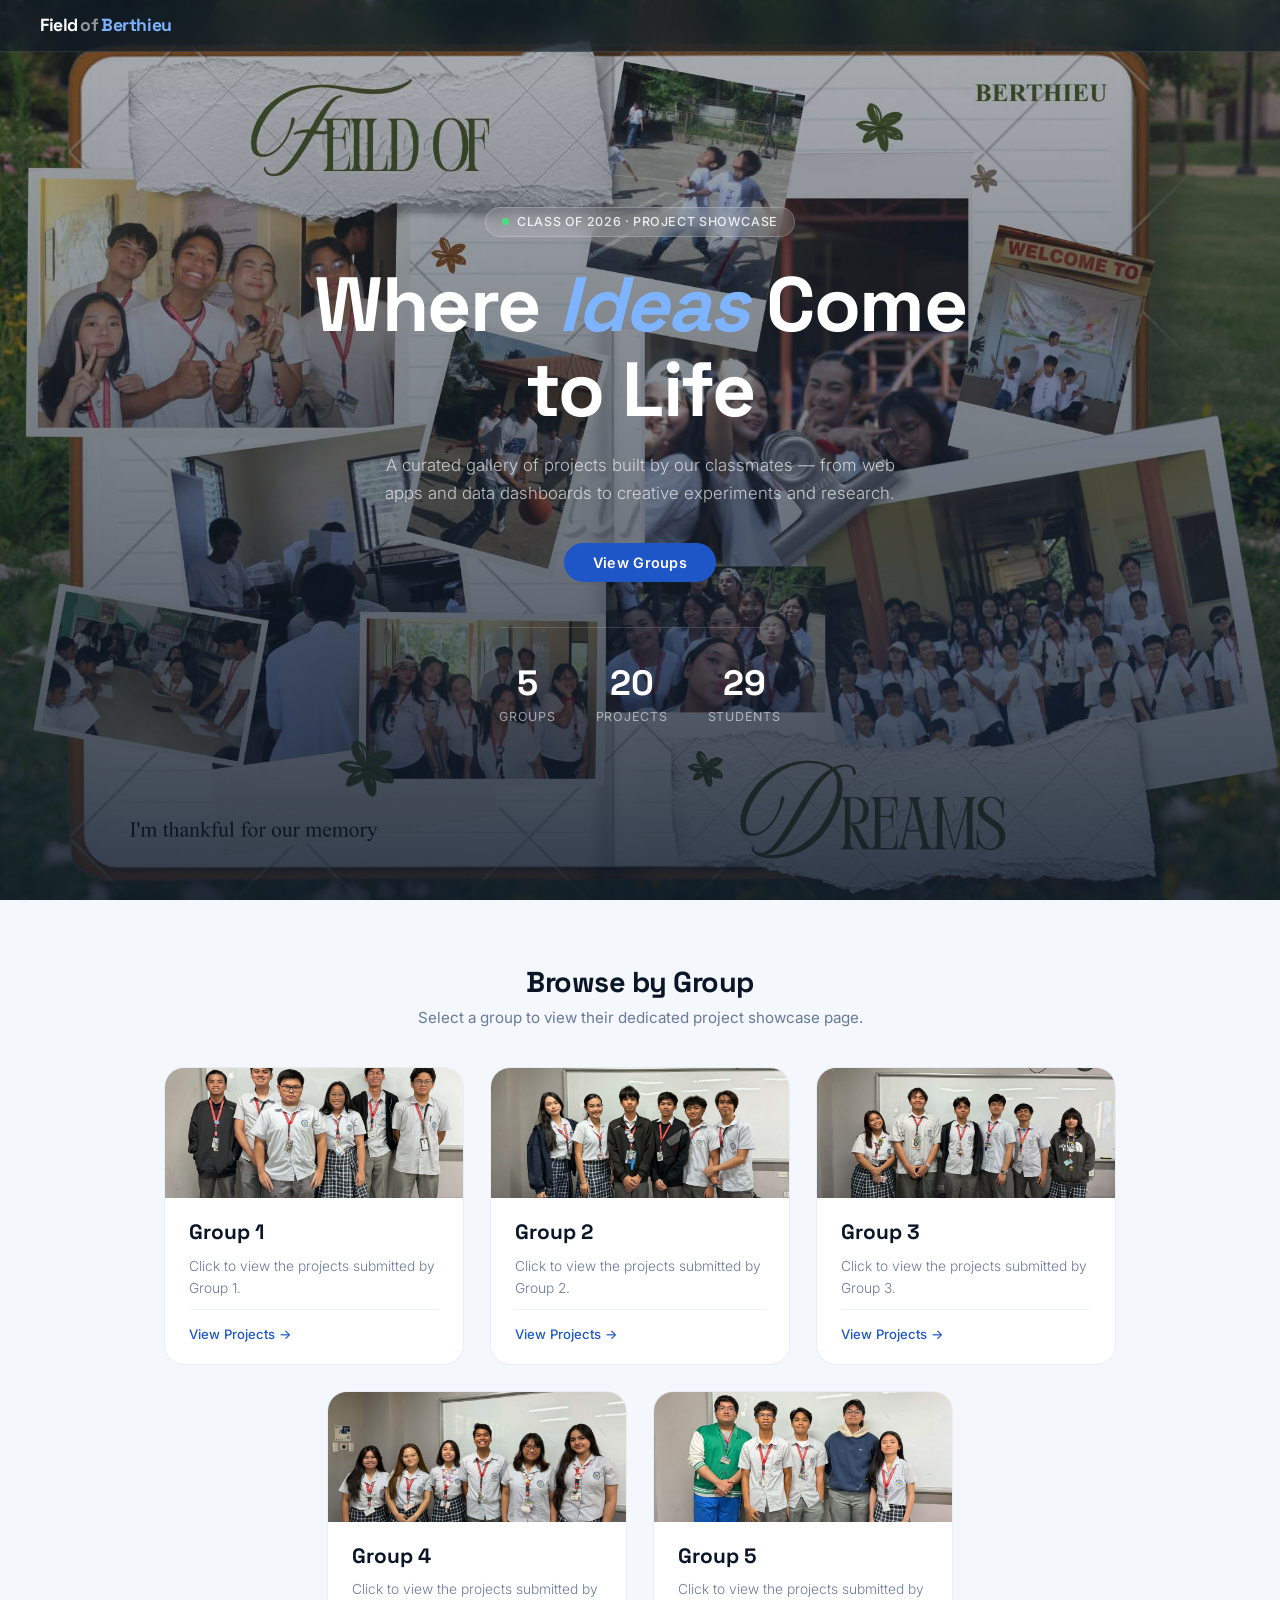
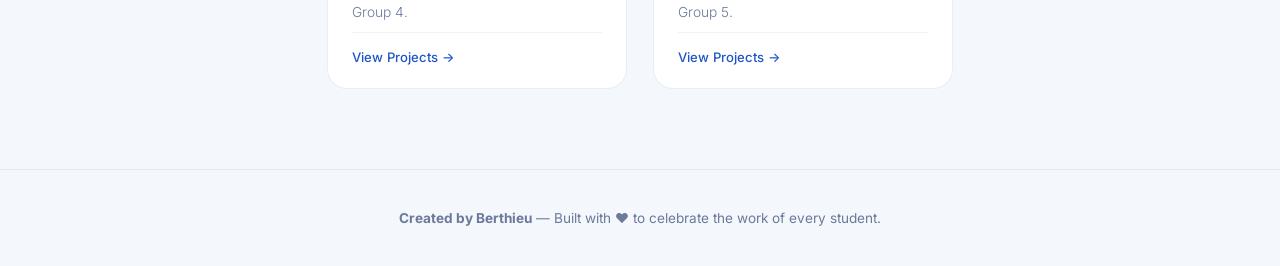
<file: showcasewebsite/index.html>
<!DOCTYPE html>
<html lang="en">
<head>
  <meta charset="UTF-8" />
  <meta name="viewport" content="width=device-width, initial-scale=1.0"/>
  <title>Field of Berthieu — Class Showcase</title>
  <link href="https://fonts.googleapis.com/css2?family=Space+Grotesk:wght@400;500;600;700;800&family=Inter:wght@300;400;500;600&display=swap" rel="stylesheet"/>
  <style>
    :root {
      --blue-deep: #0a1628;
      --blue-brand: #1e56c7;
      --text-muted: #6b7a9a;
    }
    *, *::before, *::after { box-sizing: border-box; margin: 0; padding: 0; }
    body { font-family: 'Inter', sans-serif; background: #f4f7fb; color: var(--blue-deep); }

    /* ─── NAV ─── */
    #navbar {
      position: fixed; top: 0; left: 0; right: 0; z-index: 100;
      display: flex; align-items: center; justify-content: space-between;
      padding: .9rem 2.5rem;
      background: rgba(10,22,40,.55);
      backdrop-filter: blur(14px);
      border-bottom: 1px solid rgba(255,255,255,.1);
    }
    .nav-logo {
      font-family: 'Space Grotesk', sans-serif; font-weight: 800;
      font-size: 1.1rem; color: #fff; text-decoration: none; letter-spacing: -.4px;
    }
    .nav-logo span:first-child { color: rgba(255,255,255,.55); margin: 0 .15rem; }
    .nav-logo span:last-child { color: #7eb3ff; }

    /* ─── HERO ─── */
    .hero {
      min-height: 100vh;
      display: flex; flex-direction: column;
      align-items: center; justify-content: center;
      text-align: center;
      padding: 7rem 2rem 5rem;
      position: relative; overflow: hidden;
    }
    .hero-bg {
      position: absolute; inset: 0;
      background-image: var(--bg-img);
      background-size: cover;
      background-position: center;
      filter: brightness(.45) saturate(1.1);
      z-index: 0;
    }
    .hero-overlay {
      position: absolute; inset: 0; z-index: 1;
      background: linear-gradient(
        to bottom,
        rgba(10,22,40,.25) 0%,
        rgba(10,22,40,.55) 60%,
        rgba(10,22,40,.82) 100%
      );
    }
    .hero > *:not(.hero-bg):not(.hero-overlay) { position: relative; z-index: 2; }

    .hero-badge {
      display: inline-flex; align-items: center; gap: .5rem;
      background: rgba(255,255,255,.12);
      border: 1px solid rgba(255,255,255,.2);
      border-radius: 50px;
      padding: .4rem 1rem;
      font-size: .78rem; font-weight: 500;
      color: rgba(255,255,255,.85);
      letter-spacing: .05em; text-transform: uppercase;
      margin-bottom: 1.6rem;
      backdrop-filter: blur(8px);
    }
    .hero-badge-dot {
      width: 7px; height: 7px; border-radius: 50%;
      background: #4ade80; animation: pulse 2s infinite;
    }
    @keyframes pulse { 0%,100%{opacity:1} 50%{opacity:.4} }

    .hero h1 {
      font-family: 'Space Grotesk', sans-serif;
      font-size: clamp(2.8rem, 6vw, 5rem);
      font-weight: 800; line-height: 1.1;
      color: #fff; letter-spacing: -1.5px;
      margin-bottom: 1.2rem;
    }
    .hero h1 em { font-style: italic; color: #7eb3ff; }

    .hero-sub {
      max-width: 520px; font-size: 1.05rem;
      color: rgba(255,255,255,.7); line-height: 1.7;
      font-weight: 300; margin-bottom: 2.2rem;
    }

    .hero-actions { display: flex; gap: .9rem; flex-wrap: wrap; justify-content: center; }
    .btn-primary {
      background: var(--blue-brand); color: #fff;
      padding: .7rem 1.8rem; border-radius: 50px;
      font-size: .9rem; font-weight: 600;
      text-decoration: none; letter-spacing: .02em;
      transition: background .2s, transform .2s;
      scroll-behavior: smooth;
    }
    .btn-primary:hover { background: #2d6ef5; transform: translateY(-2px); }

    .hero-stats {
      display: flex; gap: 2.5rem; margin-top: 2.8rem;
      padding-top: 2rem;
      border-top: 1px solid rgba(255,255,255,.15);
    }
    .stat-item { text-align: center; }
    .stat-num { display: block; font-family: 'Space Grotesk', sans-serif; font-size: 2.2rem; font-weight: 800; color: #fff; }
    .stat-label { font-size: .78rem; color: rgba(255,255,255,.55); letter-spacing: .06em; text-transform: uppercase; }

    /* ─── GROUPS ─── */
    .groups-section {
      max-width: 1100px; margin: 0 auto;
      padding: 4rem 2rem 2rem; text-align: center;
    }
    .groups-section h2 {
      font-family: 'Space Grotesk', sans-serif; font-size: 1.8rem; font-weight: 700;
      color: var(--blue-deep); margin-bottom: .5rem; letter-spacing: -.5px;
    }
    .groups-section p { color: var(--text-muted); font-size: .95rem; margin-bottom: 2.5rem; }

    .groups-grid {
      display: flex; flex-wrap: wrap; justify-content: center; gap: 1.6rem;
    }

    .hero {
      background-image: url('insertion/fieldofhope.jfif');
      background-size: cover;
      background-position: center;
      background-attachment: fixed;
    }

    .group-card {
      width: 300px; flex-shrink: 0;
      background: #fff;
      border: 1px solid rgba(30,86,199,.1);
      border-radius: 20px; overflow: hidden;
      text-decoration: none; color: inherit;
      display: flex; flex-direction: column;
      transition: transform .25s, box-shadow .25s, border-color .25s;
      animation: fadeUp .5s ease both;
    }
    @keyframes fadeUp { from { opacity:0; transform:translateY(24px); } to { opacity:1; transform:none; } }
    .group-card:hover {
      transform: translateY(-6px);
      box-shadow: 0 20px 50px rgba(30,86,199,.13);
      border-color: rgba(30,86,199,.3);
    }

    .group-card-banner {
      height: 130px; display: flex; align-items: center; justify-content: center;
      font-size: 3.2rem; position: relative; overflow: hidden;
    }
    .group-card-banner::after {
      content: ''; position: absolute; inset: 0;
      background: linear-gradient(to bottom, transparent 40%, rgba(10,22,40,.1) 100%);
    }

    .group-card-body {
      padding: 1.4rem 1.5rem; flex: 1;
      display: flex; flex-direction: column; gap: .6rem;
    }
    .group-number {
      font-size: .75rem; font-weight: 600; letter-spacing: .08em;
      text-transform: uppercase; color: var(--blue-brand);
    }
    .group-name {
      font-family: 'Space Grotesk', sans-serif; font-size: 1.3rem; font-weight: 800;
      color: var(--blue-deep); line-height: 1.2; text-align: left;
    }
    .group-desc { font-size: .86rem; color: var(--text-muted); line-height: 1.6; font-weight: 300; text-align: left; }
    .group-card-footer {
      display: flex; align-items: center; justify-content: space-between;
      margin-top: auto; padding-top: 1rem;
      border-top: 1px solid rgba(30,86,199,.08);
    }
    .group-member-dot {
      width: 28px; height: 28px; border-radius: 50%;
      border: 2px solid #fff;
      display: flex; align-items: center; justify-content: center;
      font-size: .65rem; font-weight: 600; color: #fff;
    }
    .group-arrow { display: inline-flex; align-items: center; gap: .3rem; font-size: .82rem; font-weight: 500; color: var(--blue-brand); }

    footer {
      text-align: center; padding: 2.5rem 1rem;
      font-size: .85rem; color: var(--text-muted);
      border-top: 1px solid rgba(30,86,199,.08);
      margin-top: 3rem;
    }

    @media (max-width: 600px) {
      .groups-grid { flex-direction: column; align-items: center; }
      .group-card { width: 100%; max-width: 340px; }
      .groups-section { padding: 3rem 1.2rem 1.5rem; }
    }
  </style>
</head>

<body>

  <nav id="navbar">
    <a href="#" class="nav-logo">Field<span>of</span><span>Berthieu</span></a>
  </nav>

  <section class="hero">
    <div class="hero-bg" id="heroBg"></div>
    <div class="hero-overlay"></div>
    <div class="hero-badge">
      <span class="hero-badge-dot"></span> Class of 2026 · Project Showcase
    </div>
    <h1>Where <em>Ideas</em> Come<br>to Life</h1>
    <p class="hero-sub">A curated gallery of projects built by our classmates — from web apps and data dashboards to creative experiments and research.</p>
    <div class="hero-actions">
      <a href="#groups" class="btn-primary">View Groups</a>
    </div>
    <div class="hero-stats">
      <div class="stat-item"><span class="stat-num">5</span><span class="stat-label">Groups</span></div>
      <div class="stat-item"><span class="stat-num">20</span><span class="stat-label">Projects</span></div>
      <div class="stat-item"><span class="stat-num">29</span><span class="stat-label">Students</span></div>
    </div>
  </section>

  <section class="groups-section" id="groups">
    <h2>Browse by Group</h2>
    <p>Select a group to view their dedicated project showcase page.</p>
    <div class="groups-grid">
      <a href="group1.html" class="group-card" style="animation-delay:.05s">
        <div class="group-card-banner"><img src="grouprofile/regroup1.jpg" alt="Group 1" style="width:100%;height:100%;object-fit:cover;"></div>
        <div class="group-card-body">
          <div class="group-name">Group 1</div>
          <div class="group-desc">Click to view the projects submitted by Group 1.</div>
          <div class="group-card-footer">
            <span class="group-arrow">View Projects →</span>
          </div>
        </div>
      </a>
      <a href="group2.html" class="group-card" style="animation-delay:.10s">
        <div class="group-card-banner"><img src="grouprofile/Group2.jfif" alt="Group 1" style="width:100%;height:100%;object-fit:cover;"></div>
        <div class="group-card-body">
          <div class="group-name">Group 2</div>
          <div class="group-desc">Click to view the projects submitted by Group 2.</div>
          <div class="group-card-footer">
            <span class="group-arrow">View Projects →</span>
          </div>
        </div>
      </a>
      <a href="group3.html" class="group-card" style="animation-delay:.15s">
        <div class="group-card-banner"><img src="grouprofile/Group3.jfif" alt="Group 1" style="width:100%;height:100%;object-fit:cover;"></div>
        <div class="group-card-body">
          <div class="group-name">Group 3</div>
          <div class="group-desc">Click to view the projects submitted by Group 3.</div>
          <div class="group-card-footer">
            <span class="group-arrow">View Projects →</span>
          </div>
        </div>
      </a>
      <a href="group4.html" class="group-card" style="animation-delay:.20s">
        <div class="group-card-banner"><img src="grouprofile/Group4.jfif" alt="Group 1" style="width:100%;height:100%;object-fit:cover;"></div>
        <div class="group-card-body">
          <div class="group-name">Group 4</div>
          <div class="group-desc">Click to view the projects submitted by Group 4.</div>
          <div class="group-card-footer">
            <span class="group-arrow">View Projects →</span>
          </div>
        </div>
      </a>
      <a href="group5.html" class="group-card" style="animation-delay:.25s">
        <div class="group-card-banner"><img src="grouprofile/group5.jpg" alt="Group 1" style="width:100%;height:100%;object-fit:cover;"></div>
        <div class="group-card-body">
          <div class="group-name">Group 5</div>
          <div class="group-desc">Click to view the projects submitted by Group 5.</div>
          <div class="group-card-footer">
            <span class="group-arrow">View Projects →</span>
          </div>
        </div>
      </a>
    </div>
  </section>

  <footer id="about">
    <strong>Created by Berthieu</strong> — Built with ❤️ to celebrate the work of every student.
  </footer>
</body>
</html>
</file>
